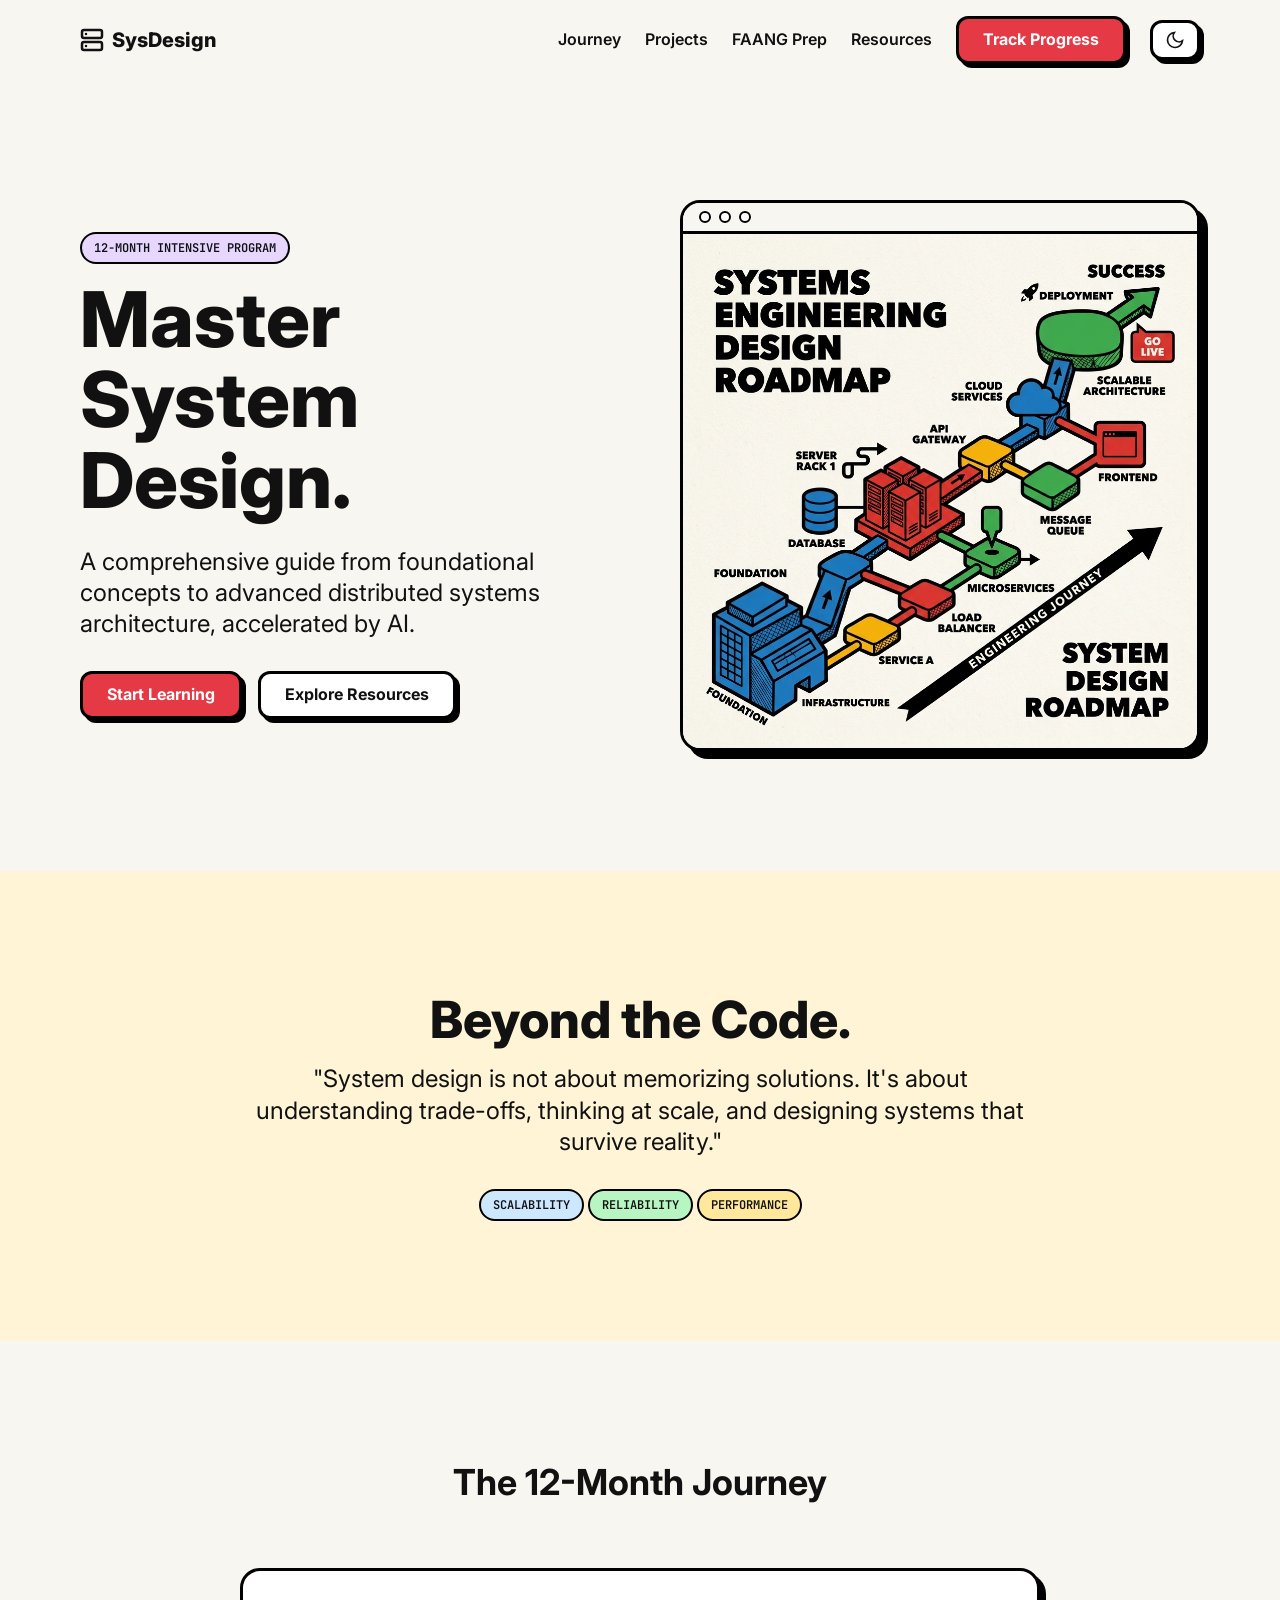
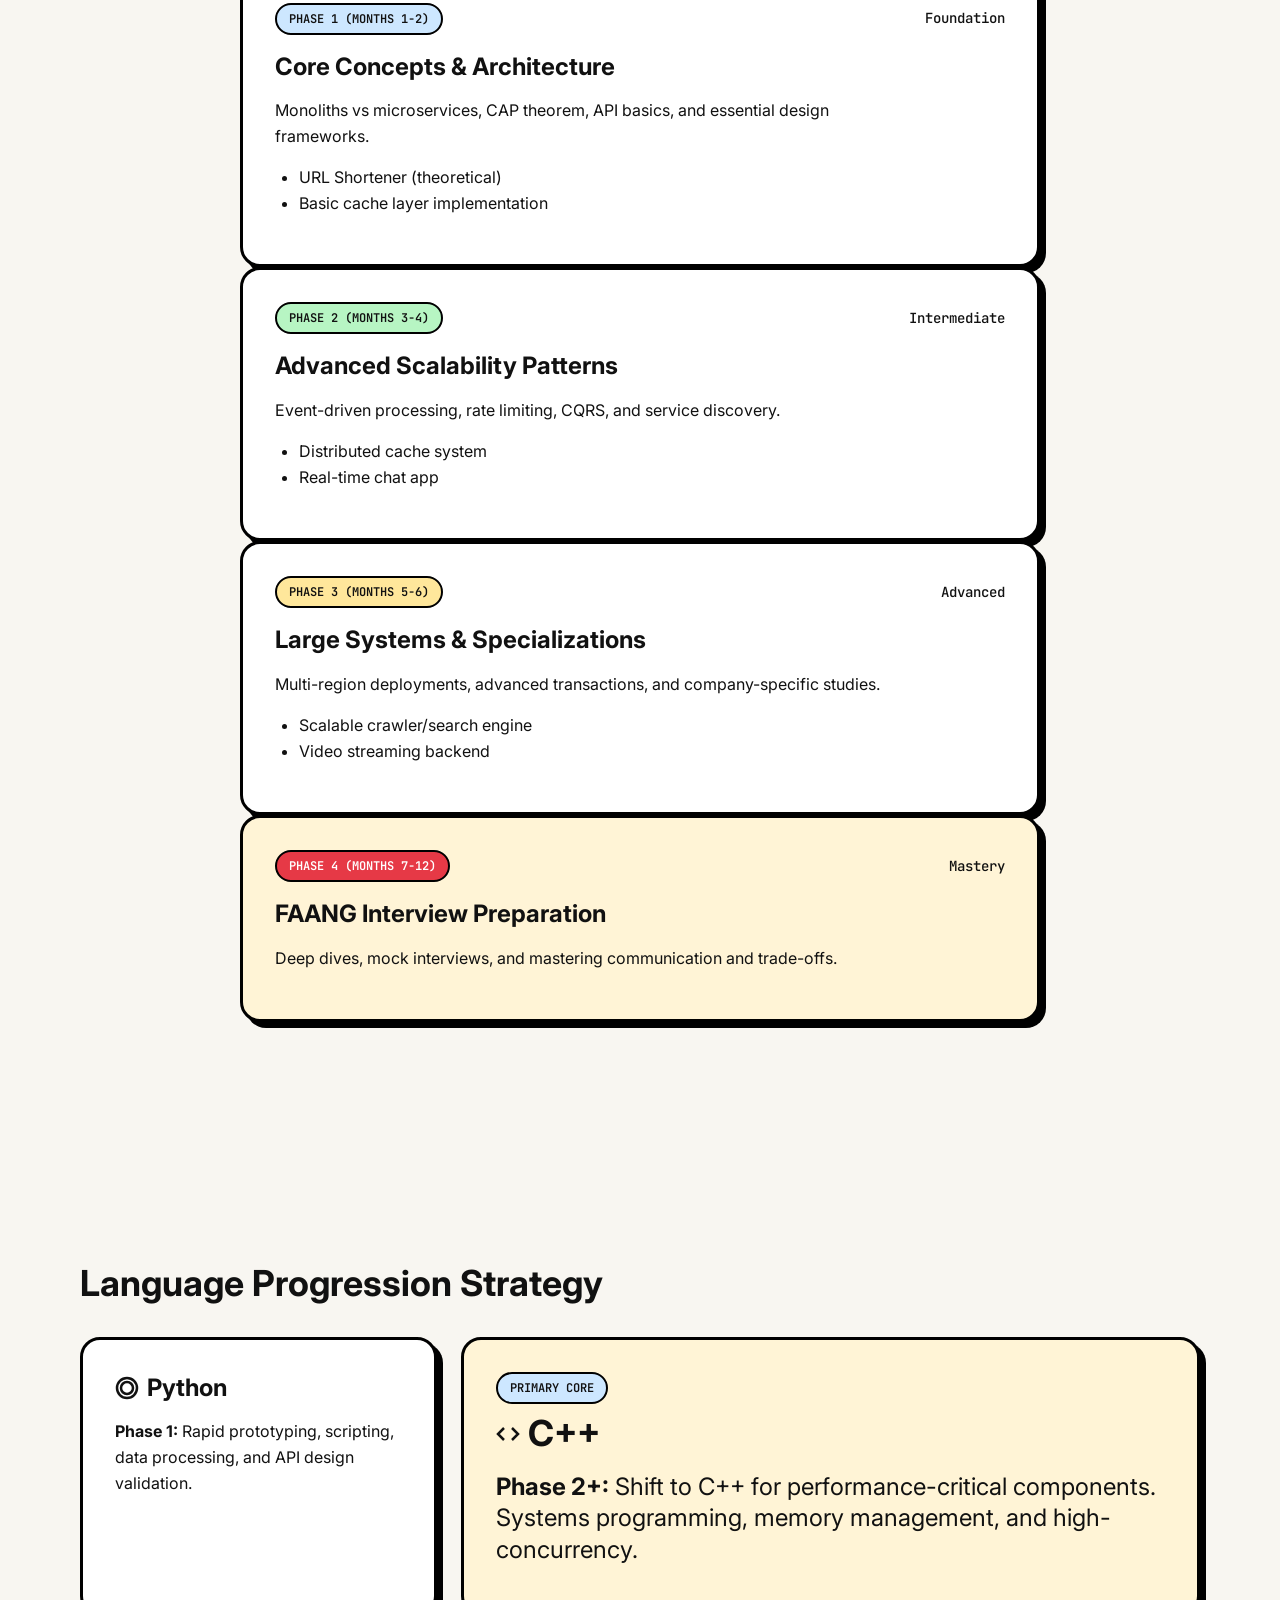
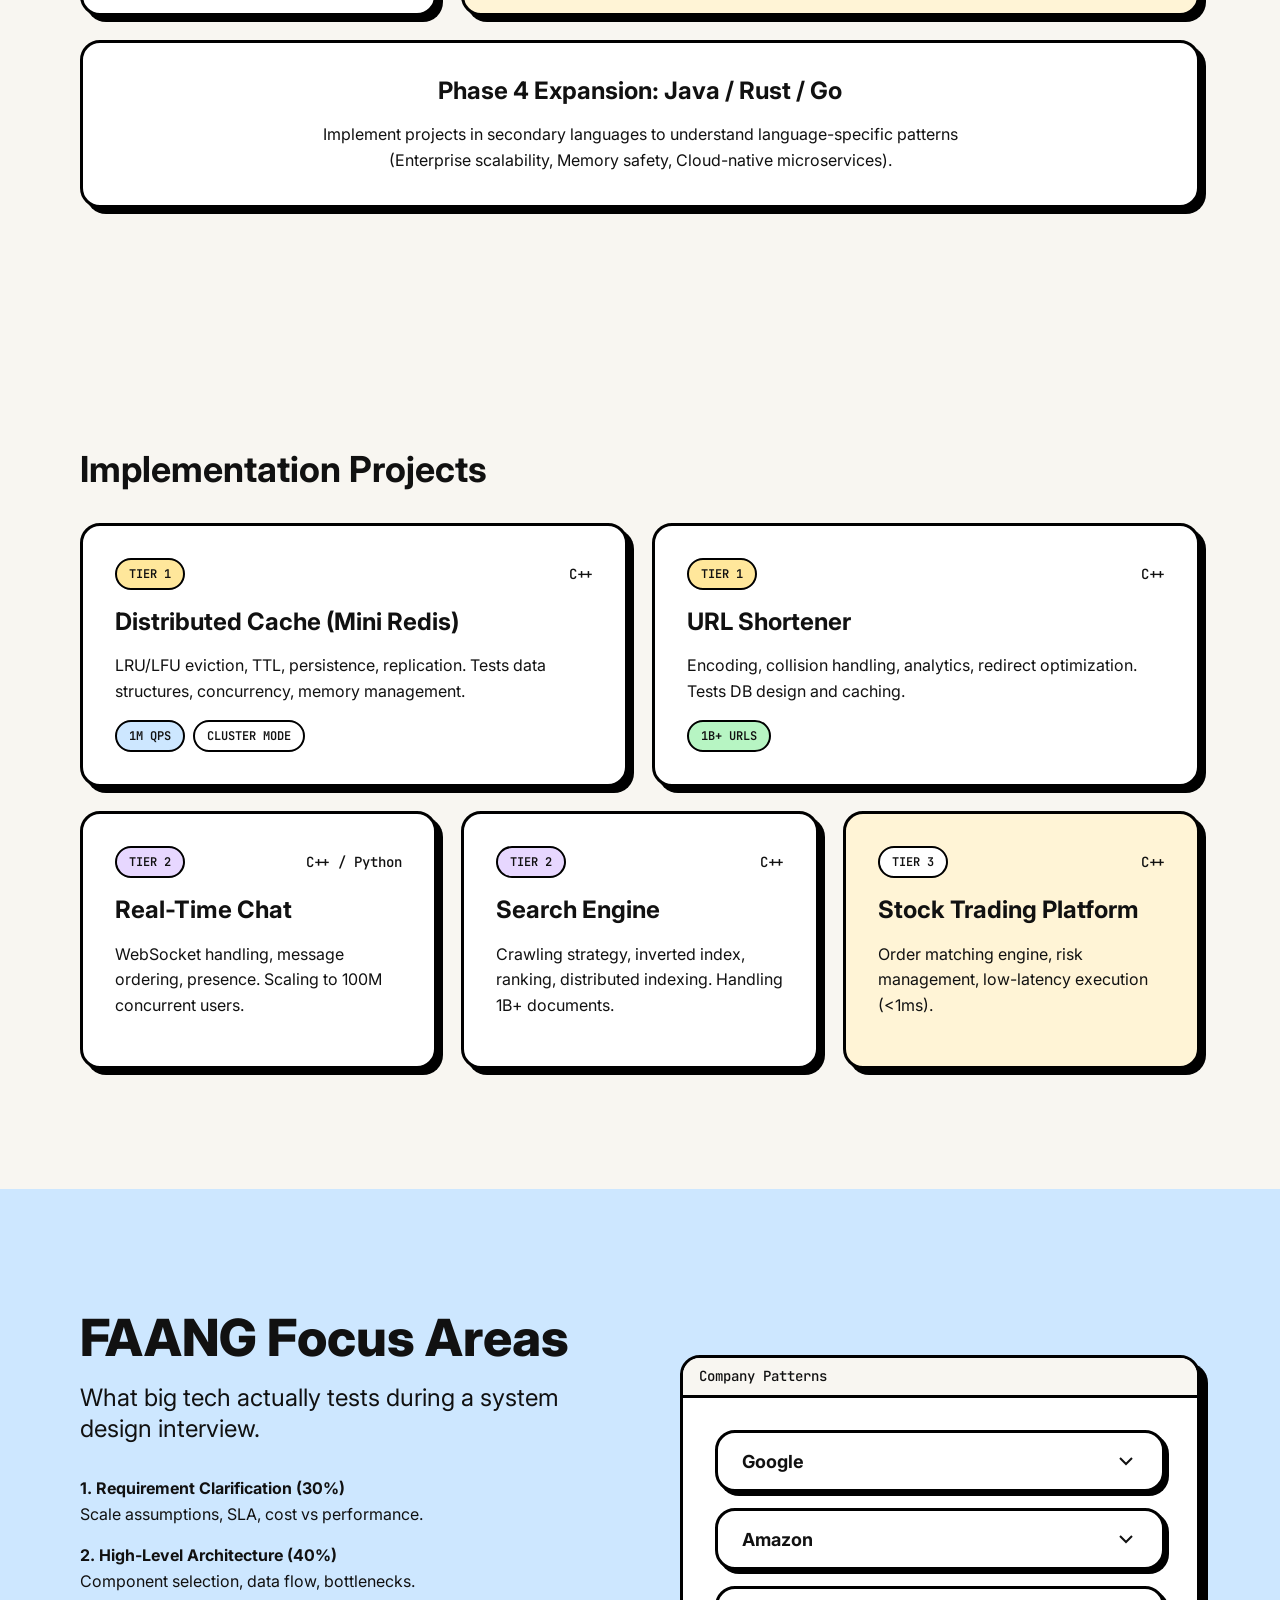
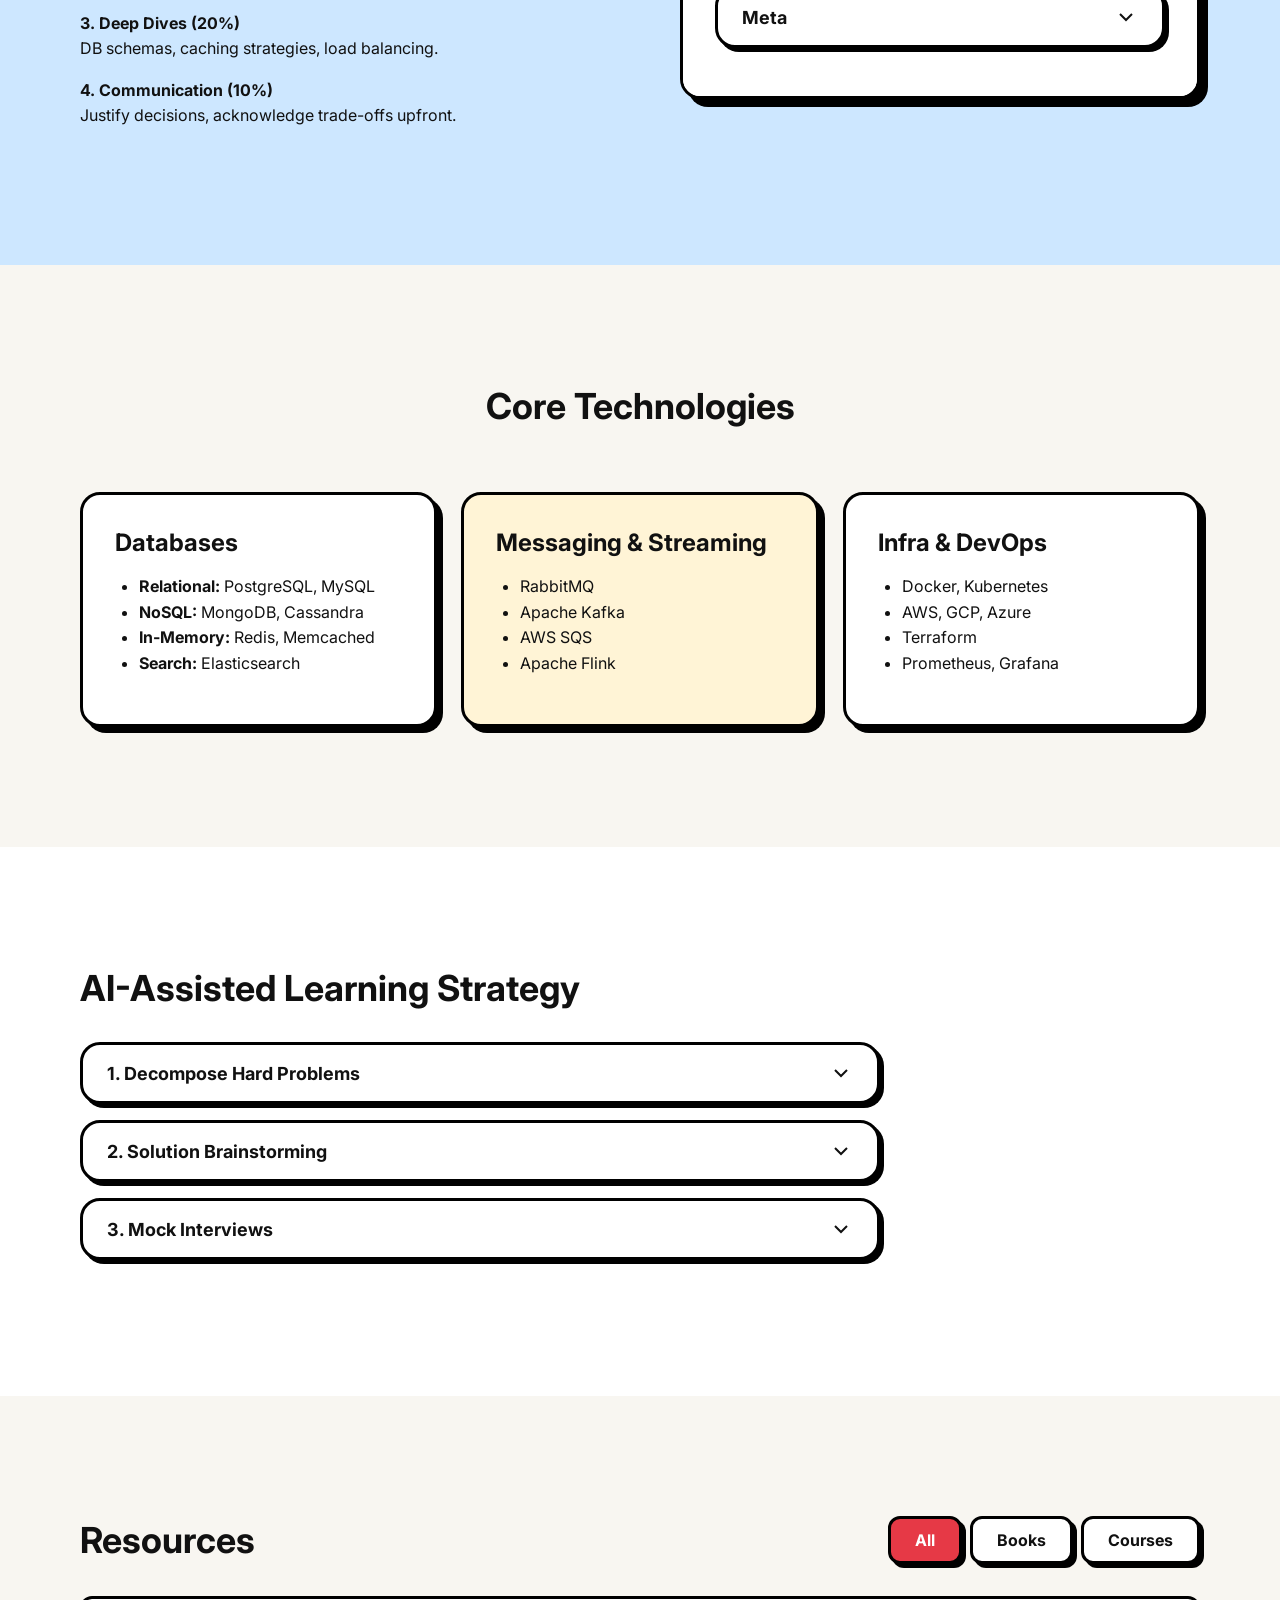
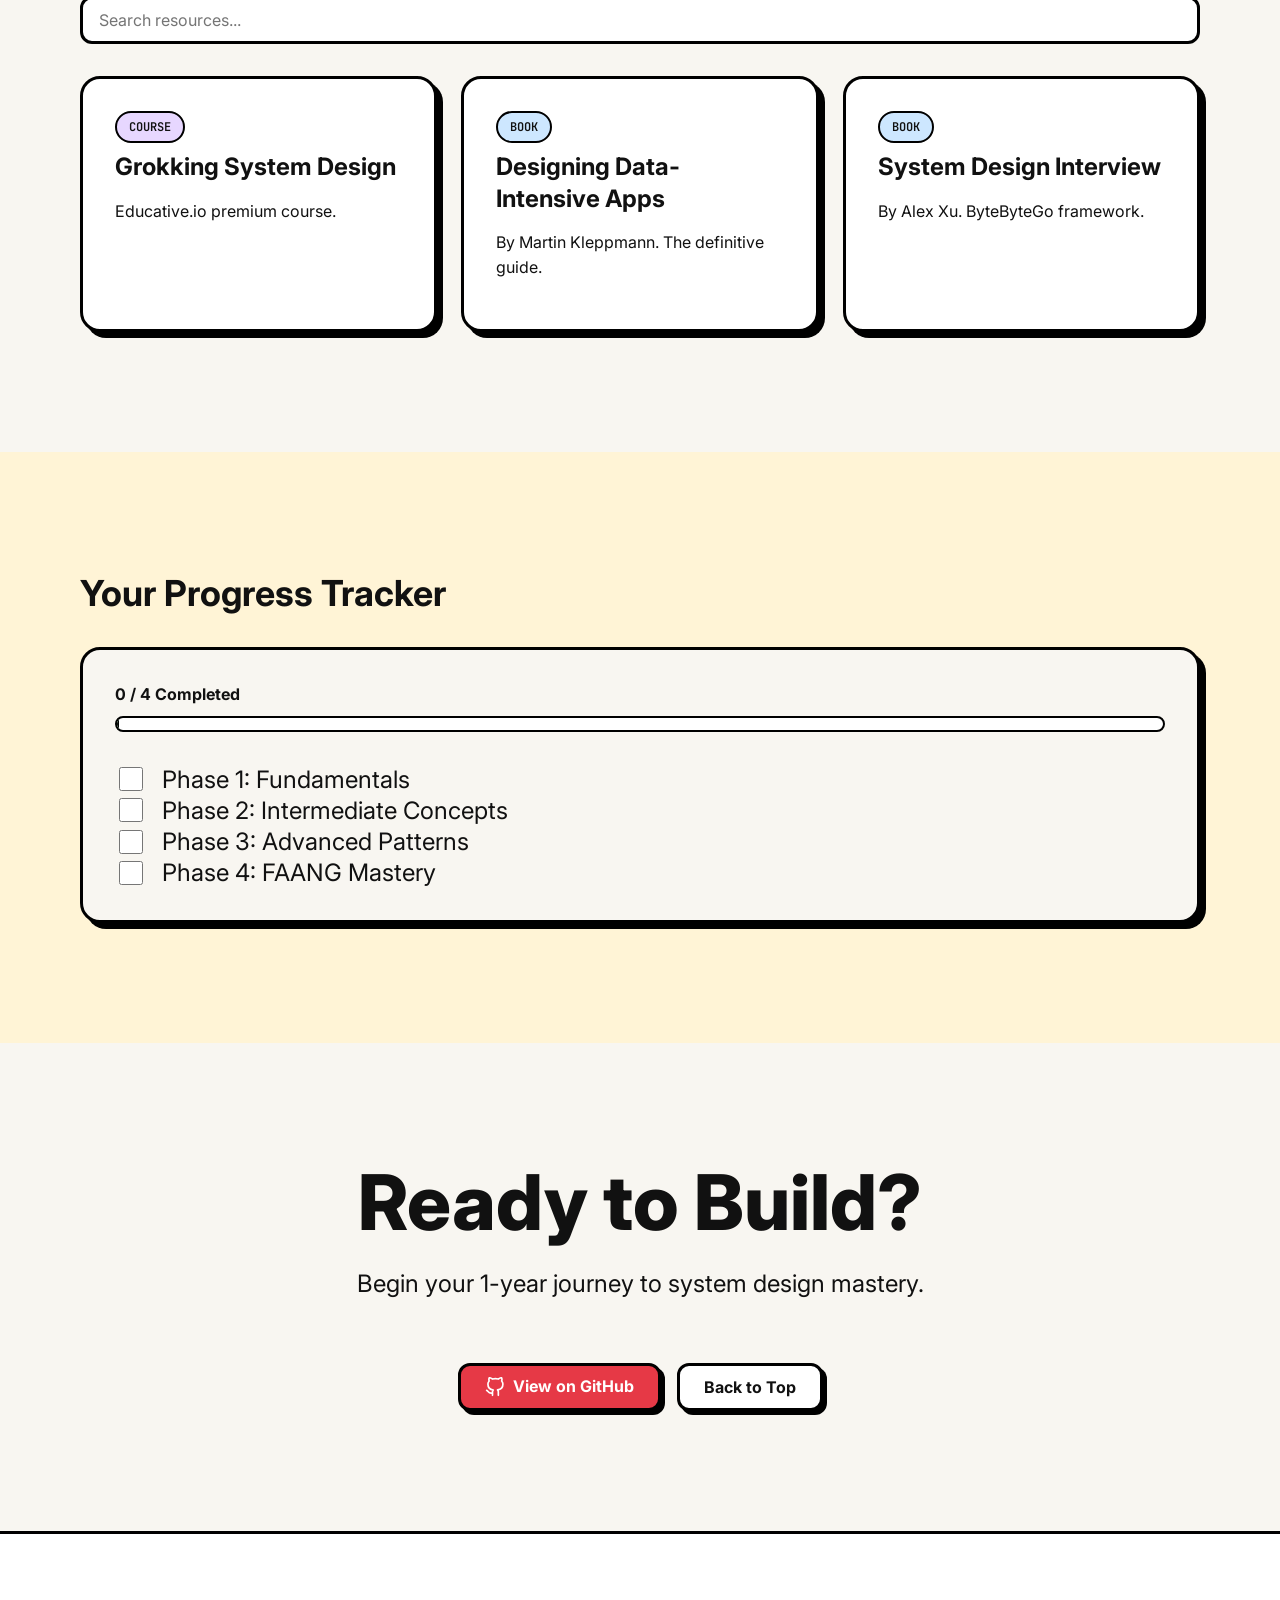
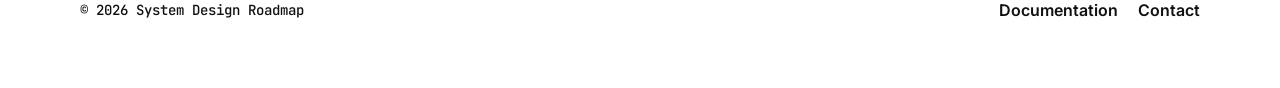
<file: docs/index.html>
<!DOCTYPE html>
<html lang="en">
<head>
  <meta charset="UTF-8">
  <meta name="viewport" content="width=device-width, initial-scale=1.0">
  <title>SysDesign</title>
  <meta name="description" content="A comprehensive 12-month guide to mastering system design from foundational concepts to FAANG interview mastery.">
  
  <!-- SEO & Open Graph -->
  <meta property="og:title" content="System Design Learning Roadmap">
  <meta property="og:description" content="A comprehensive 12-month guide to mastering system design from foundational concepts to FAANG interview mastery.">
  <meta property="og:type" content="website">
  <meta property="og:url" content="https://github.com/indiser/System-Design-Projects">
  
  <!-- Twitter Card -->
  <meta name="twitter:card" content="summary_large_image">
  <meta name="twitter:title" content="System Design Learning Roadmap">
  <meta name="twitter:description" content="A comprehensive 12-month guide to mastering system design from foundational concepts to FAANG interview mastery.">

  <!-- Canonical -->
  <link rel="canonical" href="https://github.com/indiser/System-Design-Projects">

  <!-- Preload fonts -->
  <link rel="preconnect" href="https://fonts.googleapis.com">
  <link rel="preconnect" href="https://fonts.gstatic.com" crossorigin>
  <link rel="preload" href="https://fonts.googleapis.com/css2?family=Inter:wght@400;500;600;700;800&family=JetBrains+Mono:wght@500&display=swap" as="style">

  <!-- CSS -->
  <link rel="stylesheet" href="css/tokens.css">
  <link rel="stylesheet" href="css/base.css">
  <link rel="stylesheet" href="css/layout.css">
  <link rel="stylesheet" href="css/components.css">
  <link rel="stylesheet" href="css/utilities.css">

  <script>
    // Inline script to prevent theme flash
    try {
      const storedTheme = localStorage.getItem('nb-theme');
      if (storedTheme === 'dark') {
        document.documentElement.setAttribute('data-theme', 'dark');
      } else if (storedTheme === 'light') {
        // Do nothing, default
      } else if (window.matchMedia('(prefers-color-scheme: dark)').matches) {
        document.documentElement.setAttribute('data-theme', 'dark');
      }
    } catch (e) {}
  </script>
</head>
<body>

  <!-- Navigation -->
  <header class="nb-header">
    <div class="nb-container nb-nav-container">
      <a href="#" class="nb-nav-brand">
        <!-- SVG Logo Icon -->
        <svg width="24" height="24" viewBox="0 0 24 24" fill="none" stroke="currentColor" stroke-width="2.5" stroke-linecap="round" stroke-linejoin="round">
          <rect x="2" y="2" width="20" height="8" rx="2" ry="2"></rect>
          <rect x="2" y="14" width="20" height="8" rx="2" ry="2"></rect>
          <line x1="6" y1="6" x2="6.01" y2="6"></line>
          <line x1="6" y1="18" x2="6.01" y2="18"></line>
        </svg>
        SysDesign
      </a>

      <nav class="nb-nav-links">
        <a href="#journey" class="nb-nav-link">Journey</a>
        <a href="#projects" class="nb-nav-link">Projects</a>
        <a href="#faang" class="nb-nav-link">FAANG Prep</a>
        <a href="#resources" class="nb-nav-link">Resources</a>
        <a href="#tracker" class="nb-button nb-button--primary">Track Progress</a>
        
        <!-- Theme Toggle -->
        <button class="nb-theme-toggle nb-button nb-button--secondary" style="padding: 0 12px; min-height: 40px;" aria-label="Toggle theme">
          <svg class="nb-icon-sun" style="display: none;" width="20" height="20" viewBox="0 0 24 24" fill="none" stroke="currentColor" stroke-width="2"><circle cx="12" cy="12" r="5"/><path d="M12 1v2M12 21v2M4.2 4.2l1.4 1.4M18.4 18.4l1.4 1.4M1 12h2M21 12h2M4.2 19.8l1.4-1.4M18.4 5.6l1.4-1.4"/></svg>
          <svg class="nb-icon-moon" style="display: block;" width="20" height="20" viewBox="0 0 24 24" fill="none" stroke="currentColor" stroke-width="2"><path d="M21 12.79A9 9 0 1 1 11.21 3 7 7 0 0 0 21 12.79z"/></svg>
        </button>
      </nav>

      <button class="nb-hamburger" aria-label="Open mobile menu" aria-expanded="false">
        <span class="nb-hamburger-line"></span>
        <span class="nb-hamburger-line"></span>
        <span class="nb-hamburger-line"></span>
      </button>
    </div>

    <!-- Mobile Menu -->
    <div class="nb-mobile-menu">
      <a href="#journey" class="nb-nav-link">Journey</a>
      <a href="#projects" class="nb-nav-link">Projects</a>
      <a href="#faang" class="nb-nav-link">FAANG Prep</a>
      <a href="#resources" class="nb-nav-link">Resources</a>
      <a href="#tracker" class="nb-button nb-button--primary">Track Progress</a>
      
      <button class="nb-theme-toggle nb-button nb-button--secondary" style="margin-top: 16px;">
        <svg class="nb-icon-sun" style="display: none;" width="20" height="20" viewBox="0 0 24 24" fill="none" stroke="currentColor" stroke-width="2"><circle cx="12" cy="12" r="5"/><path d="M12 1v2M12 21v2M4.2 4.2l1.4 1.4M18.4 18.4l1.4 1.4M1 12h2M21 12h2M4.2 19.8l1.4-1.4M18.4 5.6l1.4-1.4"/></svg>
        <svg class="nb-icon-moon" style="display: block;" width="20" height="20" viewBox="0 0 24 24" fill="none" stroke="currentColor" stroke-width="2"><path d="M21 12.79A9 9 0 1 1 11.21 3 7 7 0 0 0 21 12.79z"/></svg>
        Toggle Theme
      </button>
    </div>
  </header>

  <main>
    
    <!-- 1. Hero Section (Split Layout) -->
    <section class="nb-section" id="hero">
      <div class="nb-container nb-split">
        <div class="nb-reveal">
          <div class="nb-badge nb-badge--purple nb-mb-4">12-Month Intensive Program</div>
          <h1 class="nb-display">Master System Design.</h1>
          <p class="nb-h3">A comprehensive guide from foundational concepts to advanced distributed systems architecture, accelerated by AI.</p>
          <div class="nb-flex nb-gap-4 nb-mt-6" style="flex-wrap: wrap;">
            <a href="#journey" class="nb-button nb-button--primary">Start Learning</a>
            <a href="#resources" class="nb-button nb-button--secondary">Explore Resources</a>
          </div>
        </div>
        <div class="nb-reveal" style="transition-delay: 150ms;">
          <!-- Using the generated image -->
          <div class="nb-mockup">
            <div class="nb-mockup__header">
              <div class="nb-mockup__dot"></div>
              <div class="nb-mockup__dot"></div>
              <div class="nb-mockup__dot"></div>
            </div>
            <img src="assets/images/hero.png" alt="Neo-Brutalist illustration of a system design roadmap" style="width: 100%; aspect-ratio: 1/1; object-fit: cover; display: block;" loading="eager" fetchpriority="high">
          </div>
        </div>
      </div>
    </section>

    <!-- 2. Why System Design (Spotlight Banner) -->
    <section class="nb-section nb-bg-warm">
      <div class="nb-container nb-reveal">
        <div style="max-width: 800px; margin: 0 auto; text-align: center;">
          <h2 class="nb-h1 nb-mb-4">Beyond the Code.</h2>
          <p class="nb-h3" style="margin: 0 auto;">"System design is not about memorizing solutions. It's about understanding trade-offs, thinking at scale, and designing systems that survive reality."</p>
          <div class="nb-mt-6">
            <span class="nb-badge nb-badge--blue">Scalability</span>
            <span class="nb-badge nb-badge--green">Reliability</span>
            <span class="nb-badge nb-badge--yellow">Performance</span>
          </div>
        </div>
      </div>
    </section>

    <!-- 3. Learning Journey (Interactive Vertical Timeline) -->
    <section class="nb-section" id="journey">
      <div class="nb-container">
        <h2 class="nb-h2 nb-text-center nb-mb-8 nb-reveal">The 12-Month Journey</h2>
        
        <div style="max-width: 800px; margin: 0 auto; position: relative;">
          <!-- Timeline line -->
          <div style="position: absolute; left: 24px; top: 0; bottom: 0; width: 3px; background-color: var(--nb-border); z-index: 0;" class="nb-md-block nb-hidden"></div>
          
          <div data-stagger class="nb-flex-col nb-gap-6">
            <!-- Phase 1 -->
            <div class="nb-card nb-reveal" style="position: relative; z-index: 1;">
              <div class="nb-flex nb-justify-between nb-items-center nb-mb-4">
                <span class="nb-badge nb-badge--blue">Phase 1 (Months 1-2)</span>
                <span class="nb-mono">Foundation</span>
              </div>
              <h3 class="nb-h3">Core Concepts & Architecture</h3>
              <p>Monoliths vs microservices, CAP theorem, API basics, and essential design frameworks.</p>
              <ul class="nb-mt-4">
                <li>URL Shortener (theoretical)</li>
                <li>Basic cache layer implementation</li>
              </ul>
            </div>
            
            <!-- Phase 2 -->
            <div class="nb-card nb-reveal" style="position: relative; z-index: 1;">
              <div class="nb-flex nb-justify-between nb-items-center nb-mb-4">
                <span class="nb-badge nb-badge--green">Phase 2 (Months 3-4)</span>
                <span class="nb-mono">Intermediate</span>
              </div>
              <h3 class="nb-h3">Advanced Scalability Patterns</h3>
              <p>Event-driven processing, rate limiting, CQRS, and service discovery.</p>
              <ul class="nb-mt-4">
                <li>Distributed cache system</li>
                <li>Real-time chat app</li>
              </ul>
            </div>

            <!-- Phase 3 -->
            <div class="nb-card nb-reveal" style="position: relative; z-index: 1;">
              <div class="nb-flex nb-justify-between nb-items-center nb-mb-4">
                <span class="nb-badge nb-badge--yellow">Phase 3 (Months 5-6)</span>
                <span class="nb-mono">Advanced</span>
              </div>
              <h3 class="nb-h3">Large Systems & Specializations</h3>
              <p>Multi-region deployments, advanced transactions, and company-specific studies.</p>
              <ul class="nb-mt-4">
                <li>Scalable crawler/search engine</li>
                <li>Video streaming backend</li>
              </ul>
            </div>

            <!-- Phase 4 -->
            <div class="nb-card nb-reveal nb-card--warm" style="position: relative; z-index: 1;">
              <div class="nb-flex nb-justify-between nb-items-center nb-mb-4">
                <span class="nb-badge nb-badge--red" style="background-color: var(--nb-accent-red); color: white;">Phase 4 (Months 7-12)</span>
                <span class="nb-mono">Mastery</span>
              </div>
              <h3 class="nb-h3">FAANG Interview Preparation</h3>
              <p>Deep dives, mock interviews, and mastering communication and trade-offs.</p>
            </div>
          </div>
        </div>
      </div>
    </section>

    <!-- 4. Language Progression (Bento Grid) -->
    <section class="nb-section">
      <div class="nb-container">
        <h2 class="nb-h2 nb-mb-6 nb-reveal">Language Progression Strategy</h2>
        
        <div class="nb-grid" data-stagger>
          <!-- Python Block -->
          <div class="nb-card nb-col-span-full nb-lg-col-span-4 nb-reveal">
            <h3 class="nb-h3 nb-flex nb-items-center nb-gap-2">
              <svg width="24" height="24" viewBox="0 0 24 24" fill="none" stroke="currentColor" stroke-width="2.5"><path d="M12 2C6.48 2 2 6.48 2 12s4.48 10 10 10 10-4.48 10-10S17.52 2 12 2zM12 18c-3.31 0-6-2.69-6-6s2.69-6 6-6 6 2.69 6 6-2.69 6-6 6z"/></svg>
              Python
            </h3>
            <p><strong>Phase 1:</strong> Rapid prototyping, scripting, data processing, and API design validation.</p>
          </div>

          <!-- C++ Block (Larger Focus) -->
          <div class="nb-card nb-bg-warm nb-col-span-full nb-lg-col-span-8 nb-reveal">
            <div class="nb-badge nb-badge--blue nb-mb-2">Primary Core</div>
            <h3 class="nb-h2 nb-flex nb-items-center nb-gap-2">
              <svg width="24" height="24" viewBox="0 0 24 24" fill="none" stroke="currentColor" stroke-width="2.5"><polyline points="16 18 22 12 16 6"/><polyline points="8 6 2 12 8 18"/></svg>
              C++
            </h3>
            <p class="nb-h3"><strong>Phase 2+:</strong> Shift to C++ for performance-critical components. Systems programming, memory management, and high-concurrency.</p>
          </div>

          <!-- Enterprise block -->
          <div class="nb-card nb-col-span-full nb-reveal" style="display: flex; flex-direction: column; justify-content: center; align-items: center; text-align: center;">
            <h3 class="nb-h3">Phase 4 Expansion: Java / Rust / Go</h3>
            <p style="margin:0;">Implement projects in secondary languages to understand language-specific patterns (Enterprise scalability, Memory safety, Cloud-native microservices).</p>
          </div>
        </div>
      </div>
    </section>

    <!-- 6. Project Showcase (Masonry / Complex Grid) -->
    <section class="nb-section" id="projects">
      <div class="nb-container">
        <h2 class="nb-h2 nb-mb-6 nb-reveal">Implementation Projects</h2>
        
        <div class="nb-grid" data-stagger>
          <!-- Core Mini Redis -->
          <div class="nb-card nb-col-span-full nb-lg-col-span-6 nb-reveal">
            <div class="nb-flex nb-justify-between nb-items-center nb-mb-4">
              <span class="nb-badge nb-badge--yellow">Tier 1</span>
              <span class="nb-mono">C++</span>
            </div>
            <h3 class="nb-h3">Distributed Cache (Mini Redis)</h3>
            <p>LRU/LFU eviction, TTL, persistence, replication. Tests data structures, concurrency, memory management.</p>
            <div class="nb-mt-4 nb-flex nb-gap-2">
              <span class="nb-badge nb-badge--blue">1M QPS</span>
              <span class="nb-badge">Cluster Mode</span>
            </div>
          </div>

          <!-- URL Shortener -->
          <div class="nb-card nb-col-span-full nb-lg-col-span-6 nb-reveal">
            <div class="nb-flex nb-justify-between nb-items-center nb-mb-4">
              <span class="nb-badge nb-badge--yellow">Tier 1</span>
              <span class="nb-mono">C++</span>
            </div>
            <h3 class="nb-h3">URL Shortener</h3>
            <p>Encoding, collision handling, analytics, redirect optimization. Tests DB design and caching.</p>
            <div class="nb-mt-4 nb-flex nb-gap-2">
              <span class="nb-badge nb-badge--green">1B+ URLs</span>
            </div>
          </div>

          <!-- Real-Time Chat -->
          <div class="nb-card nb-col-span-full nb-lg-col-span-4 nb-reveal">
            <div class="nb-flex nb-justify-between nb-items-center nb-mb-4">
              <span class="nb-badge nb-badge--purple">Tier 2</span>
              <span class="nb-mono">C++ / Python</span>
            </div>
            <h3 class="nb-h3">Real-Time Chat</h3>
            <p>WebSocket handling, message ordering, presence. Scaling to 100M concurrent users.</p>
          </div>

          <!-- Search Engine -->
          <div class="nb-card nb-col-span-full nb-lg-col-span-4 nb-reveal">
            <div class="nb-flex nb-justify-between nb-items-center nb-mb-4">
              <span class="nb-badge nb-badge--purple">Tier 2</span>
              <span class="nb-mono">C++</span>
            </div>
            <h3 class="nb-h3">Search Engine</h3>
            <p>Crawling strategy, inverted index, ranking, distributed indexing. Handling 1B+ documents.</p>
          </div>
          
          <!-- Stock Trading -->
          <div class="nb-card nb-col-span-full nb-lg-col-span-4 nb-reveal nb-card--warm">
            <div class="nb-flex nb-justify-between nb-items-center nb-mb-4">
              <span class="nb-badge">Tier 3</span>
              <span class="nb-mono">C++</span>
            </div>
            <h3 class="nb-h3">Stock Trading Platform</h3>
            <p>Order matching engine, risk management, low-latency execution (&lt;1ms).</p>
          </div>
        </div>
      </div>
    </section>

    <!-- 7. FAANG Preparation (Large Showcase) -->
    <section class="nb-section nb-bg-blue" id="faang">
      <div class="nb-container">
        <div class="nb-split">
          <div class="nb-reveal">
            <h2 class="nb-h1">FAANG Focus Areas</h2>
            <p class="nb-h3">What big tech actually tests during a system design interview.</p>
            
            <ul class="nb-mt-6" style="list-style-type: none; padding-left: 0;">
              <li class="nb-mb-4">
                <strong>1. Requirement Clarification (30%)</strong><br>
                Scale assumptions, SLA, cost vs performance.
              </li>
              <li class="nb-mb-4">
                <strong>2. High-Level Architecture (40%)</strong><br>
                Component selection, data flow, bottlenecks.
              </li>
              <li class="nb-mb-4">
                <strong>3. Deep Dives (20%)</strong><br>
                DB schemas, caching strategies, load balancing.
              </li>
              <li>
                <strong>4. Communication (10%)</strong><br>
                Justify decisions, acknowledge trade-offs upfront.
              </li>
            </ul>
          </div>
          
          <div class="nb-reveal" style="transition-delay: 200ms;">
            <div class="nb-mockup">
              <div class="nb-mockup__header">
                <span class="nb-mono">Company Patterns</span>
              </div>
              <div class="nb-p-6" style="background: white;">
                <div class="nb-accordion">
                  <button class="nb-accordion__header">
                    Google
                    <svg class="nb-accordion__icon" viewBox="0 0 24 24" fill="none" stroke="currentColor" stroke-width="2"><polyline points="6 9 12 15 18 9"></polyline></svg>
                  </button>
                  <div class="nb-accordion__content">
                    <div class="nb-accordion__content-inner">
                      Massive scale, consensus, deep dives on algorithms. (e.g., Design YouTube)
                    </div>
                  </div>
                </div>
                
                <div class="nb-accordion">
                  <button class="nb-accordion__header">
                    Amazon
                    <svg class="nb-accordion__icon" viewBox="0 0 24 24" fill="none" stroke="currentColor" stroke-width="2"><polyline points="6 9 12 15 18 9"></polyline></svg>
                  </button>
                  <div class="nb-accordion__content">
                    <div class="nb-accordion__content-inner">
                      Microservices, operational excellence, cost optimization. (e.g., E-commerce platform)
                    </div>
                  </div>
                </div>
                
                <div class="nb-accordion">
                  <button class="nb-accordion__header">
                    Meta
                    <svg class="nb-accordion__icon" viewBox="0 0 24 24" fill="none" stroke="currentColor" stroke-width="2"><polyline points="6 9 12 15 18 9"></polyline></svg>
                  </button>
                  <div class="nb-accordion__content">
                    <div class="nb-accordion__content-inner">
                      Real-time features, graph algorithms, low latency. (e.g., Design Instagram)
                    </div>
                  </div>
                </div>
              </div>
            </div>
          </div>
        </div>
      </div>
    </section>

    <!-- 8. Technologies Ecosystem -->
    <section class="nb-section">
      <div class="nb-container">
        <h2 class="nb-h2 nb-text-center nb-mb-8 nb-reveal">Core Technologies</h2>
        
        <div class="nb-grid" style="align-items: center;" data-stagger>
          <!-- DBs -->
          <div class="nb-card nb-col-span-full nb-lg-col-span-4 nb-reveal">
            <h3 class="nb-h3">Databases</h3>
            <ul class="nb-mt-4">
              <li><strong>Relational:</strong> PostgreSQL, MySQL</li>
              <li><strong>NoSQL:</strong> MongoDB, Cassandra</li>
              <li><strong>In-Memory:</strong> Redis, Memcached</li>
              <li><strong>Search:</strong> Elasticsearch</li>
            </ul>
          </div>
          
          <!-- Messaging -->
          <div class="nb-card nb-bg-warm nb-col-span-full nb-lg-col-span-4 nb-reveal">
            <h3 class="nb-h3">Messaging & Streaming</h3>
            <ul class="nb-mt-4">
              <li>RabbitMQ</li>
              <li>Apache Kafka</li>
              <li>AWS SQS</li>
              <li>Apache Flink</li>
            </ul>
          </div>
          
          <!-- Infra -->
          <div class="nb-card nb-col-span-full nb-lg-col-span-4 nb-reveal">
            <h3 class="nb-h3">Infra & DevOps</h3>
            <ul class="nb-mt-4">
              <li>Docker, Kubernetes</li>
              <li>AWS, GCP, Azure</li>
              <li>Terraform</li>
              <li>Prometheus, Grafana</li>
            </ul>
          </div>
        </div>
      </div>
    </section>

    <!-- 9. AI Learning Strategy (Accordion) -->
    <section class="nb-section nb-bg-surface">
      <div class="nb-container nb-reveal">
        <h2 class="nb-h2 nb-mb-6">AI-Assisted Learning Strategy</h2>
        
        <div style="max-width: 800px;">
          <div class="nb-accordion" data-group="ai">
            <button class="nb-accordion__header">
              1. Decompose Hard Problems
              <svg class="nb-accordion__icon" viewBox="0 0 24 24" fill="none" stroke="currentColor" stroke-width="2"><polyline points="6 9 12 15 18 9"></polyline></svg>
            </button>
            <div class="nb-accordion__content">
              <div class="nb-accordion__content-inner">
                Prompt AI to break down requirements, functional needs, and clarify trade-offs before starting.
              </div>
            </div>
          </div>

          <div class="nb-accordion" data-group="ai">
            <button class="nb-accordion__header">
              2. Solution Brainstorming
              <svg class="nb-accordion__icon" viewBox="0 0 24 24" fill="none" stroke="currentColor" stroke-width="2"><polyline points="6 9 12 15 18 9"></polyline></svg>
            </button>
            <div class="nb-accordion__content">
              <div class="nb-accordion__content-inner">
                Ask AI for multiple high-level architectures with pros/cons and cost/performance impacts.
              </div>
            </div>
          </div>

          <div class="nb-accordion" data-group="ai">
            <button class="nb-accordion__header">
              3. Mock Interviews
              <svg class="nb-accordion__icon" viewBox="0 0 24 24" fill="none" stroke="currentColor" stroke-width="2"><polyline points="6 9 12 15 18 9"></polyline></svg>
            </button>
            <div class="nb-accordion__content">
              <div class="nb-accordion__content-inner">
                Practice with AI-as-interviewer for system design (timed, with critique and follow-ups).
              </div>
            </div>
          </div>
        </div>
      </div>
    </section>

    <!-- 10. Resources (Filterable Bento) -->
    <section class="nb-section" id="resources">
      <div class="nb-container">
        <div class="nb-flex nb-justify-between nb-items-center nb-mb-6" style="flex-wrap: wrap; gap: 16px;">
          <h2 class="nb-h2" style="margin: 0;">Resources</h2>
          <div class="nb-flex nb-gap-2">
            <button class="nb-button nb-button--primary nb-filter-btn" data-filter="all">All</button>
            <button class="nb-button nb-button--secondary nb-filter-btn" data-filter="books">Books</button>
            <button class="nb-button nb-button--secondary nb-filter-btn" data-filter="courses">Courses</button>
          </div>
        </div>
        
        <div class="nb-mb-6">
          <input type="text" id="resource-search" class="nb-input" placeholder="Search resources..." aria-label="Search resources">
        </div>
        
        <div class="nb-grid">
          <div class="nb-card nb-col-span-full nb-lg-col-span-4 nb-resource-card" data-category="courses" data-title="grokking the system design interview">
            <span class="nb-badge nb-badge--purple nb-mb-2">Course</span>
            <h3 class="nb-h3">Grokking System Design</h3>
            <p>Educative.io premium course.</p>
          </div>
          
          <div class="nb-card nb-col-span-full nb-lg-col-span-4 nb-resource-card" data-category="books" data-title="designing data-intensive applications">
            <span class="nb-badge nb-badge--blue nb-mb-2">Book</span>
            <h3 class="nb-h3">Designing Data-Intensive Apps</h3>
            <p>By Martin Kleppmann. The definitive guide.</p>
          </div>
          
          <div class="nb-card nb-col-span-full nb-lg-col-span-4 nb-resource-card" data-category="books" data-title="system design interview alex xu">
            <span class="nb-badge nb-badge--blue nb-mb-2">Book</span>
            <h3 class="nb-h3">System Design Interview</h3>
            <p>By Alex Xu. ByteByteGo framework.</p>
          </div>
        </div>
      </div>
    </section>

    <!-- 11. Progress Tracker -->
    <section class="nb-section nb-bg-warm" id="tracker">
      <div class="nb-container nb-reveal">
        <h2 class="nb-h2 nb-mb-6">Your Progress Tracker</h2>
        
        <div class="nb-card" style="background-color: var(--nb-bg);">
          <div class="nb-flex nb-justify-between nb-mb-2">
            <strong class="nb-progress-text">0 / 4 Completed</strong>
          </div>
          <div style="width: 100%; height: 16px; background-color: var(--nb-surface); border: var(--nb-border-w-sm) solid var(--nb-border); border-radius: var(--nb-radius-pill); overflow: hidden;">
            <div class="nb-progress-bar-fill" style="width: 0%; height: 100%; background-color: var(--nb-accent-green); transition: width var(--nb-duration-slow) var(--nb-ease-out); border-right: var(--nb-border-w-sm) solid var(--nb-border);"></div>
          </div>
          
          <div class="nb-mt-6 nb-flex-col nb-gap-4">
            <label class="nb-flex nb-items-center nb-gap-4" style="cursor: pointer;">
              <input type="checkbox" id="chk-phase1" class="nb-progress-checkbox" style="width: 24px; height: 24px;">
              <span class="nb-h3" style="margin: 0;">Phase 1: Fundamentals</span>
            </label>
            <label class="nb-flex nb-items-center nb-gap-4" style="cursor: pointer;">
              <input type="checkbox" id="chk-phase2" class="nb-progress-checkbox" style="width: 24px; height: 24px;">
              <span class="nb-h3" style="margin: 0;">Phase 2: Intermediate Concepts</span>
            </label>
            <label class="nb-flex nb-items-center nb-gap-4" style="cursor: pointer;">
              <input type="checkbox" id="chk-phase3" class="nb-progress-checkbox" style="width: 24px; height: 24px;">
              <span class="nb-h3" style="margin: 0;">Phase 3: Advanced Patterns</span>
            </label>
            <label class="nb-flex nb-items-center nb-gap-4" style="cursor: pointer;">
              <input type="checkbox" id="chk-phase4" class="nb-progress-checkbox" style="width: 24px; height: 24px;">
              <span class="nb-h3" style="margin: 0;">Phase 4: FAANG Mastery</span>
            </label>
          </div>
        </div>
      </div>
    </section>

    <!-- 13. Final CTA -->
    <section class="nb-section">
      <div class="nb-container nb-text-center nb-reveal">
        <h2 class="nb-display">Ready to Build?</h2>
        <p class="nb-h3" style="margin: 0 auto; max-width: 600px;">Begin your 1-year journey to system design mastery.</p>
        <div class="nb-flex nb-justify-center nb-gap-4 nb-mt-8">
          <a href="https://github.com/indiser/System-Design-Projects" target="_blank" rel="noopener noreferrer" class="nb-button nb-button--primary">
            <svg width="20" height="20" viewBox="0 0 24 24" fill="none" stroke="currentColor" stroke-width="2" stroke-linecap="round" stroke-linejoin="round"><path d="M9 19c-5 1.5-5-2.5-7-3m14 6v-3.87a3.37 3.37 0 0 0-.94-2.61c3.14-.35 6.44-1.54 6.44-7A5.44 5.44 0 0 0 20 4.77 5.07 5.07 0 0 0 19.91 1S18.73.65 16 2.48a13.38 13.38 0 0 0-7 0C6.27.65 5.09 1 5.09 1A5.07 5.07 0 0 0 5 4.77a5.44 5.44 0 0 0-1.5 3.78c0 5.42 3.3 6.61 6.44 7A3.37 3.37 0 0 0 9 18.13V22"></path></svg>
            View on GitHub
          </a>
          <button onclick="window.scrollTo(0,0)" class="nb-button nb-button--secondary">Back to Top</button>
        </div>
      </div>
    </section>

  </main>

  <footer class="nb-footer">
    <div class="nb-container nb-flex nb-justify-between nb-items-center" style="flex-wrap: wrap; gap: 16px;">
      <div class="nb-mono">
        © 2026 System Design Roadmap
      </div>
      <div>
        <a href="https://github.com/indiser/System-Design-Projects" class="nb-nav-link" style="margin-right: 16px;">Documentation</a>
        <a href="mailto:indser01@gmail.com" class="nb-nav-link">Contact</a>
      </div>
    </div>
  </footer>

  <!-- Scripts -->
  <script type="module" src="js/main.js"></script>
</body>
</html>
</file>
<file: docs/css/tokens.css>
:root {
  /* color */
  --nb-bg: #F8F6F1;
  --nb-surface: #FFFFFF;
  --nb-surface-warm: #FFF4D6;
  --nb-ink: #111111;
  --nb-border: #000000;
  --nb-accent-red: #E63946;
  --nb-accent-blue: #CDE7FF;
  --nb-accent-green: #B7F5C3;
  --nb-accent-yellow: #FFE79B;
  --nb-accent-purple: #E7D7FF;

  /* spacing */
  --nb-space-1: 4px;
  --nb-space-2: 8px;
  --nb-space-3: 12px;
  --nb-space-4: 16px;
  --nb-space-5: 24px;
  --nb-space-6: 32px;
  --nb-space-7: 48px;
  --nb-space-8: 64px;
  --nb-space-9: 80px;
  --nb-space-10: 96px;
  --nb-space-11: 120px;

  /* radius / border */
  --nb-radius-card: 20px;
  --nb-radius-btn: 12px;
  --nb-radius-pill: 999px;
  --nb-border-w: 3px;
  --nb-border-w-sm: 2px;

  /* shadow */
  --nb-shadow-sm: 4px 4px 0 var(--nb-border);
  --nb-shadow-md: 6px 6px 0 var(--nb-border);
  --nb-shadow-lg: 8px 8px 0 var(--nb-border);
  --nb-shadow-hover: 10px 10px 0 var(--nb-border); /* Extrapolated from +4px spec */
  --nb-shadow-pressed: 2px 2px 0 var(--nb-border);

  /* motion */
  --nb-duration-fast: 150ms;
  --nb-duration-base: 200ms;
  --nb-duration-slow: 250ms;
  --nb-ease-out: cubic-bezier(0.16, 1, 0.3, 1);
  --nb-ease-in: cubic-bezier(0.7, 0, 0.84, 0);
  --nb-delay-stagger: 60ms;

  /* z-index */
  --nb-z-base: 0;
  --nb-z-card: 10;
  --nb-z-nav: 100;
  --nb-z-dropdown: 200;
  --nb-z-tooltip: 300;
  --nb-z-drawer: 400;
  --nb-z-modal-overlay: 500;
  --nb-z-modal: 510;
  --nb-z-toast: 600;
}

[data-theme="dark"] {
  --nb-bg: #121212;
  --nb-surface: #1C1C1C;
  --nb-surface-warm: #2A2410;
  --nb-ink: #F5F5F5;
  --nb-border: #F5F5F5;
  --nb-accent-red: #FF6B75;
  --nb-accent-blue: #8FBFE0;
  --nb-accent-green: #7FD99A;
  --nb-accent-yellow: #E0C066;
  --nb-accent-purple: #C7A8F0;
  
  --nb-shadow-sm: 4px 4px 0 rgba(245,245,245,0.6);
  --nb-shadow-md: 6px 6px 0 rgba(245,245,245,0.6);
  --nb-shadow-lg: 8px 8px 0 rgba(245,245,245,0.6);
  --nb-shadow-hover: 10px 10px 0 rgba(245,245,245,0.6);
  --nb-shadow-pressed: 2px 2px 0 rgba(245,245,245,0.6);
}

@media (max-width: 480px) {
  :root {
    /* Reduce shadows by ~40% on mobile */
    --nb-shadow-sm: 2px 2px 0 var(--nb-border);
    --nb-shadow-md: 4px 4px 0 var(--nb-border);
    --nb-shadow-lg: 5px 5px 0 var(--nb-border);
    --nb-shadow-hover: 6px 6px 0 var(--nb-border);
    --nb-shadow-pressed: 1px 1px 0 var(--nb-border);
  }
  
  [data-theme="dark"] {
    --nb-shadow-sm: 2px 2px 0 rgba(245,245,245,0.6);
    --nb-shadow-md: 4px 4px 0 rgba(245,245,245,0.6);
    --nb-shadow-lg: 5px 5px 0 rgba(245,245,245,0.6);
    --nb-shadow-hover: 6px 6px 0 rgba(245,245,245,0.6);
    --nb-shadow-pressed: 1px 1px 0 rgba(245,245,245,0.6);
  }
}
</file>
<file: docs/css/base.css>
@import url('https://fonts.googleapis.com/css2?family=Inter:wght@400;500;600;700;800&family=JetBrains+Mono:wght@500&display=swap');

*, *::before, *::after {
  box-sizing: border-box;
}

html {
  scroll-behavior: smooth;
}

body {
  margin: 0;
  padding: 0;
  background-color: var(--nb-bg);
  color: var(--nb-ink);
  font-family: 'Inter', "Noto Sans", -apple-system, "Segoe UI", sans-serif;
  font-size: 1rem;
  line-height: 1.6;
  -webkit-font-smoothing: antialiased;
  overflow-x: hidden;
}

h1, h2, h3, h4, h5, h6 {
  margin-top: 0;
  margin-bottom: var(--nb-space-4);
  font-weight: 700;
  color: var(--nb-ink);
}

.nb-display {
  font-size: clamp(2.5rem, 6vw, 5rem);
  font-weight: 800;
  line-height: 1.05;
  margin-bottom: var(--nb-space-5);
}

h1, .nb-h1 {
  font-size: clamp(2rem, 4vw, 3.25rem);
  font-weight: 800;
  line-height: 1.1;
}

h2, .nb-h2 {
  font-size: clamp(1.5rem, 2.8vw, 2.25rem);
  line-height: 1.2;
}

h3, .nb-h3 {
  font-size: clamp(1.25rem, 2vw, 1.5rem);
  line-height: 1.3;
}

p {
  margin-top: 0;
  margin-bottom: var(--nb-space-4);
  max-width: 65ch;
}

a {
  color: inherit;
  text-decoration: none;
  transition: all var(--nb-duration-fast) var(--nb-ease-out);
}

a:focus-visible, button:focus-visible, input:focus-visible {
  outline: 2px solid var(--nb-accent-red); /* Primary accent */
  outline-offset: 2px;
}

img, svg, picture {
  display: block;
  max-width: 100%;
}

ul, ol {
  padding-left: var(--nb-space-5);
  margin-top: 0;
  margin-bottom: var(--nb-space-4);
}

.nb-mono {
  font-family: "JetBrains Mono", "Noto Sans Mono", monospace;
  font-size: 0.875rem;
  font-weight: 500;
  line-height: 1.5;
}

.nb-small {
  font-size: 0.875rem;
  font-weight: 500;
  line-height: 1.4;
}

@media (prefers-reduced-motion: reduce) {
  *, *::before, *::after {
    animation-duration: 0.01ms !important;
    animation-iteration-count: 1 !important;
    transition-duration: 0.01ms !important;
    scroll-behavior: auto !important;
  }
}

@media print {
  body {
    background: white;
    color: black;
  }
  .nb-nav, .nb-footer, .nb-button {
    display: none;
  }
  * {
    box-shadow: none !important;
    border-width: 1px !important;
  }
}
</file>
<file: docs/css/layout.css>
.nb-container {
  width: 100%;
  max-width: 1280px;
  margin-left: auto;
  margin-right: auto;
  padding-left: 24px;
  padding-right: 24px;
}

@media (min-width: 768px) {
  .nb-container {
    padding-left: 48px;
    padding-right: 48px;
  }
}

@media (min-width: 1024px) {
  .nb-container {
    padding-left: 80px;
    padding-right: 80px;
  }
}

.nb-section {
  padding-top: var(--nb-space-8);
  padding-bottom: var(--nb-space-8);
}

@media (min-width: 1024px) {
  .nb-section {
    padding-top: var(--nb-space-11);
    padding-bottom: var(--nb-space-11);
  }
}

.nb-grid {
  display: grid;
  grid-template-columns: repeat(4, 1fr);
  gap: 16px;
}

@media (min-width: 768px) {
  .nb-grid {
    grid-template-columns: repeat(8, 1fr);
    gap: 24px;
  }
}

@media (min-width: 1024px) {
  .nb-grid {
    grid-template-columns: repeat(12, 1fr);
    gap: 24px;
  }
}

/* Common Layout Patterns */
.nb-split {
  display: flex;
  flex-direction: column;
  gap: var(--nb-space-6);
}

@media (min-width: 1024px) {
  .nb-split {
    flex-direction: row;
    align-items: center;
    gap: var(--nb-space-9);
  }
  
  .nb-split > * {
    flex: 1;
  }
}

/* Header & Footer */
.nb-header {
  position: sticky;
  top: 0;
  z-index: var(--nb-z-nav);
  background-color: var(--nb-bg);
  border-bottom: 0 solid var(--nb-border);
  transition: border-bottom-width var(--nb-duration-fast) var(--nb-ease-out);
}

.nb-header.is-stuck {
  border-bottom-width: var(--nb-border-w);
}

.nb-footer {
  border-top: var(--nb-border-w) solid var(--nb-border);
  padding-top: var(--nb-space-8);
  padding-bottom: var(--nb-space-8);
  background-color: var(--nb-surface);
}
</file>
<file: docs/css/components.css>
/* Buttons */
.nb-button {
  display: inline-flex;
  align-items: center;
  justify-content: center;
  gap: var(--nb-space-2);
  padding: 0 var(--nb-space-5);
  min-height: 48px;
  font-family: inherit;
  font-weight: 700;
  font-size: 1rem;
  border-radius: var(--nb-radius-btn);
  border: var(--nb-border-w) solid var(--nb-border);
  cursor: pointer;
  text-decoration: none;
  transition: transform var(--nb-duration-fast) var(--nb-ease-out),
              box-shadow var(--nb-duration-fast) var(--nb-ease-out);
  box-shadow: var(--nb-shadow-sm);
}

.nb-button:hover:not(:disabled) {
  transform: translate(-2px, -2px);
  box-shadow: var(--nb-shadow-md);
}

.nb-button:active:not(:disabled) {
  transform: translate(2px, 2px);
  box-shadow: var(--nb-shadow-pressed);
  transition-duration: 50ms; /* Snappier press */
}

.nb-button:disabled {
  opacity: 0.4;
  box-shadow: none;
  cursor: not-allowed;
}

.nb-button--primary {
  background-color: var(--nb-accent-red);
  color: #fff;
}

[data-theme="dark"] .nb-button--primary {
  color: var(--nb-ink); /* Red accent needs dark text in dark mode sometimes, but #FF6B75 + dark ink is good */
}

.nb-button--secondary {
  background-color: var(--nb-surface);
  color: var(--nb-ink);
}

/* Cards */
.nb-card {
  background-color: var(--nb-surface);
  border: var(--nb-border-w) solid var(--nb-border);
  border-radius: var(--nb-radius-card);
  box-shadow: var(--nb-shadow-md);
  padding: var(--nb-space-5);
  transition: transform var(--nb-duration-fast) var(--nb-ease-out),
              box-shadow var(--nb-duration-fast) var(--nb-ease-out);
}

@media (min-width: 1024px) {
  .nb-card {
    padding: var(--nb-space-6);
  }
}

a.nb-card, button.nb-card {
  display: block;
  text-align: left;
  cursor: pointer;
  color: inherit;
  width: 100%;
}

a.nb-card:hover, button.nb-card:hover {
  transform: translateY(-4px);
  box-shadow: var(--nb-shadow-hover);
}

a.nb-card:active, button.nb-card:active {
  transform: translateY(0);
  box-shadow: var(--nb-shadow-pressed);
}

.nb-card--warm {
  background-color: var(--nb-surface-warm);
}

/* Badges / Tags */
.nb-badge {
  display: inline-flex;
  align-items: center;
  gap: var(--nb-space-1);
  padding: var(--nb-space-2) var(--nb-space-3);
  border: var(--nb-border-w-sm) solid var(--nb-border);
  border-radius: var(--nb-radius-pill);
  font-family: "JetBrains Mono", monospace;
  font-size: 0.75rem;
  font-weight: 600;
  text-transform: uppercase;
  background-color: var(--nb-surface);
  line-height: 1;
}

.nb-badge--blue { background-color: var(--nb-accent-blue); color: #111; }
.nb-badge--green { background-color: var(--nb-accent-green); color: #111; }
.nb-badge--yellow { background-color: var(--nb-accent-yellow); color: #111; }
.nb-badge--purple { background-color: var(--nb-accent-purple); color: #111; }

[data-theme="dark"] .nb-badge--blue,
[data-theme="dark"] .nb-badge--green,
[data-theme="dark"] .nb-badge--yellow,
[data-theme="dark"] .nb-badge--purple {
  color: #111; /* Keep text dark on pastel badges in dark mode */
}

/* Inputs */
.nb-input {
  width: 100%;
  min-height: 48px;
  padding: 0 var(--nb-space-4);
  border: var(--nb-border-w) solid var(--nb-border);
  border-radius: var(--nb-radius-btn);
  background-color: var(--nb-surface);
  color: var(--nb-ink);
  font-family: inherit;
  font-size: 1rem;
  box-shadow: none;
  transition: all var(--nb-duration-fast) var(--nb-ease-out);
}

.nb-input:focus {
  outline: none;
  border-color: var(--nb-accent-red);
  box-shadow: var(--nb-shadow-sm);
}

/* Accordion */
.nb-accordion {
  border: var(--nb-border-w) solid var(--nb-border);
  border-radius: var(--nb-radius-card);
  background-color: var(--nb-surface);
  margin-bottom: var(--nb-space-4);
  overflow: hidden;
  box-shadow: var(--nb-shadow-sm);
}

.nb-accordion__header {
  width: 100%;
  display: flex;
  justify-content: space-between;
  align-items: center;
  padding: var(--nb-space-4) var(--nb-space-5);
  background: none;
  border: none;
  font-family: inherit;
  font-size: 1.125rem;
  font-weight: 700;
  text-align: left;
  cursor: pointer;
  color: var(--nb-ink);
}

.nb-accordion__icon {
  width: 24px;
  height: 24px;
  transition: transform var(--nb-duration-base) var(--nb-ease-out);
}

.nb-accordion.is-open .nb-accordion__icon {
  transform: rotate(180deg);
}

.nb-accordion__content {
  display: grid;
  grid-template-rows: 0fr;
  transition: grid-template-rows var(--nb-duration-base) var(--nb-ease-out);
}

.nb-accordion.is-open .nb-accordion__content {
  grid-template-rows: 1fr;
}

.nb-accordion__content-inner {
  overflow: hidden;
  padding: 0 var(--nb-space-5);
}
.nb-accordion.is-open .nb-accordion__content-inner {
  padding-bottom: var(--nb-space-5);
}

/* Mockup Frame */
.nb-mockup {
  border: var(--nb-border-w) solid var(--nb-border);
  border-radius: var(--nb-radius-card);
  overflow: hidden;
  background-color: var(--nb-surface);
  box-shadow: var(--nb-shadow-lg);
}

.nb-mockup__header {
  border-bottom: var(--nb-border-w) solid var(--nb-border);
  padding: var(--nb-space-2) var(--nb-space-4);
  display: flex;
  gap: var(--nb-space-2);
  background-color: var(--nb-bg);
}

.nb-mockup__dot {
  width: 12px;
  height: 12px;
  border-radius: 50%;
  border: var(--nb-border-w-sm) solid var(--nb-border);
  background-color: var(--nb-surface);
}

/* Navbar */
.nb-nav-container {
  display: flex;
  align-items: center;
  justify-content: space-between;
  height: 80px;
}

.nb-nav-brand {
  font-weight: 800;
  font-size: 1.25rem;
  display: flex;
  align-items: center;
  gap: var(--nb-space-2);
}

.nb-nav-links {
  display: none;
  align-items: center;
  gap: var(--nb-space-5);
}

.nb-nav-link {
  font-weight: 600;
  position: relative;
}

.nb-nav-link.is-active::after {
  content: '';
  position: absolute;
  bottom: -4px;
  left: 0;
  width: 100%;
  height: 3px;
  background-color: var(--nb-accent-red);
}

@media (min-width: 1024px) {
  .nb-nav-links {
    display: flex;
  }
}

.nb-hamburger {
  background: none;
  border: none;
  cursor: pointer;
  display: flex;
  flex-direction: column;
  gap: 6px;
  padding: var(--nb-space-2);
}

@media (min-width: 1024px) {
  .nb-hamburger {
    display: none;
  }
}

.nb-hamburger-line {
  width: 24px;
  height: 3px;
  background-color: var(--nb-ink);
  transition: all var(--nb-duration-fast);
}

/* Mobile Menu */
.nb-mobile-menu {
  position: fixed;
  top: 80px;
  left: 0;
  width: 100%;
  background-color: var(--nb-bg);
  border-bottom: var(--nb-border-w) solid var(--nb-border);
  padding: var(--nb-space-5);
  display: none;
  flex-direction: column;
  gap: var(--nb-space-4);
  z-index: var(--nb-z-dropdown);
}

.nb-mobile-menu.is-open {
  display: flex;
}
</file>
<file: docs/css/utilities.css>
/* Margins */
.nb-mt-0 { margin-top: 0; }
.nb-mt-1 { margin-top: var(--nb-space-1); }
.nb-mt-2 { margin-top: var(--nb-space-2); }
.nb-mt-3 { margin-top: var(--nb-space-3); }
.nb-mt-4 { margin-top: var(--nb-space-4); }
.nb-mt-5 { margin-top: var(--nb-space-5); }
.nb-mt-6 { margin-top: var(--nb-space-6); }
.nb-mt-8 { margin-top: var(--nb-space-8); }
.nb-mt-10 { margin-top: var(--nb-space-10); }

.nb-mb-0 { margin-bottom: 0; }
.nb-mb-1 { margin-bottom: var(--nb-space-1); }
.nb-mb-2 { margin-bottom: var(--nb-space-2); }
.nb-mb-3 { margin-bottom: var(--nb-space-3); }
.nb-mb-4 { margin-bottom: var(--nb-space-4); }
.nb-mb-5 { margin-bottom: var(--nb-space-5); }
.nb-mb-6 { margin-bottom: var(--nb-space-6); }
.nb-mb-8 { margin-bottom: var(--nb-space-8); }

/* Padding */
.nb-p-4 { padding: var(--nb-space-4); }
.nb-p-6 { padding: var(--nb-space-6); }
.nb-py-4 { padding-top: var(--nb-space-4); padding-bottom: var(--nb-space-4); }
.nb-py-8 { padding-top: var(--nb-space-8); padding-bottom: var(--nb-space-8); }

/* Flex & Grid */
.nb-flex { display: flex; }
.nb-flex-col { flex-direction: column; }
.nb-items-center { align-items: center; }
.nb-justify-between { justify-content: space-between; }
.nb-justify-center { justify-content: center; }
.nb-gap-2 { gap: var(--nb-space-2); }
.nb-gap-4 { gap: var(--nb-space-4); }
.nb-gap-6 { gap: var(--nb-space-6); }

/* Typography */
.nb-text-center { text-align: center; }
.nb-text-accent { color: var(--nb-accent-red); }

/* Display */
.nb-hidden { display: none; }
@media (min-width: 768px) {
  .nb-md-block { display: block; }
  .nb-md-hidden { display: none; }
}
@media (min-width: 1024px) {
  .nb-lg-flex { display: flex; }
  .nb-lg-hidden { display: none; }
}

/* Screen reader only */
.nb-sr-only {
  position: absolute;
  width: 1px;
  height: 1px;
  padding: 0;
  margin: -1px;
  overflow: hidden;
  clip: rect(0, 0, 0, 0);
  white-space: nowrap;
  border: 0;
}

/* Backgrounds */
.nb-bg-warm { background-color: var(--nb-surface-warm); }
.nb-bg-surface { background-color: var(--nb-surface); }
.nb-bg-blue { background-color: var(--nb-accent-blue); }

/* Grid spans for bento layouts */
.nb-col-span-full { grid-column: 1 / -1; }
@media (min-width: 768px) {
  .nb-col-span-2 { grid-column: span 2; }
  .nb-col-span-4 { grid-column: span 4; }
  .nb-col-span-6 { grid-column: span 6; }
}
@media (min-width: 1024px) {
  .nb-lg-col-span-3 { grid-column: span 3; }
  .nb-lg-col-span-4 { grid-column: span 4; }
  .nb-lg-col-span-5 { grid-column: span 5; }
  .nb-lg-col-span-6 { grid-column: span 6; }
  .nb-lg-col-span-7 { grid-column: span 7; }
  .nb-lg-col-span-8 { grid-column: span 8; }
  .nb-lg-col-span-9 { grid-column: span 9; }
}

/* Reveal Animation Classes */
.nb-reveal {
  opacity: 0;
  transform: translateY(20px);
  transition: opacity var(--nb-duration-slow) var(--nb-ease-out),
              transform var(--nb-duration-slow) var(--nb-ease-out);
}
.nb-reveal.is-visible {
  opacity: 1;
  transform: translateY(0);
}
</file>
